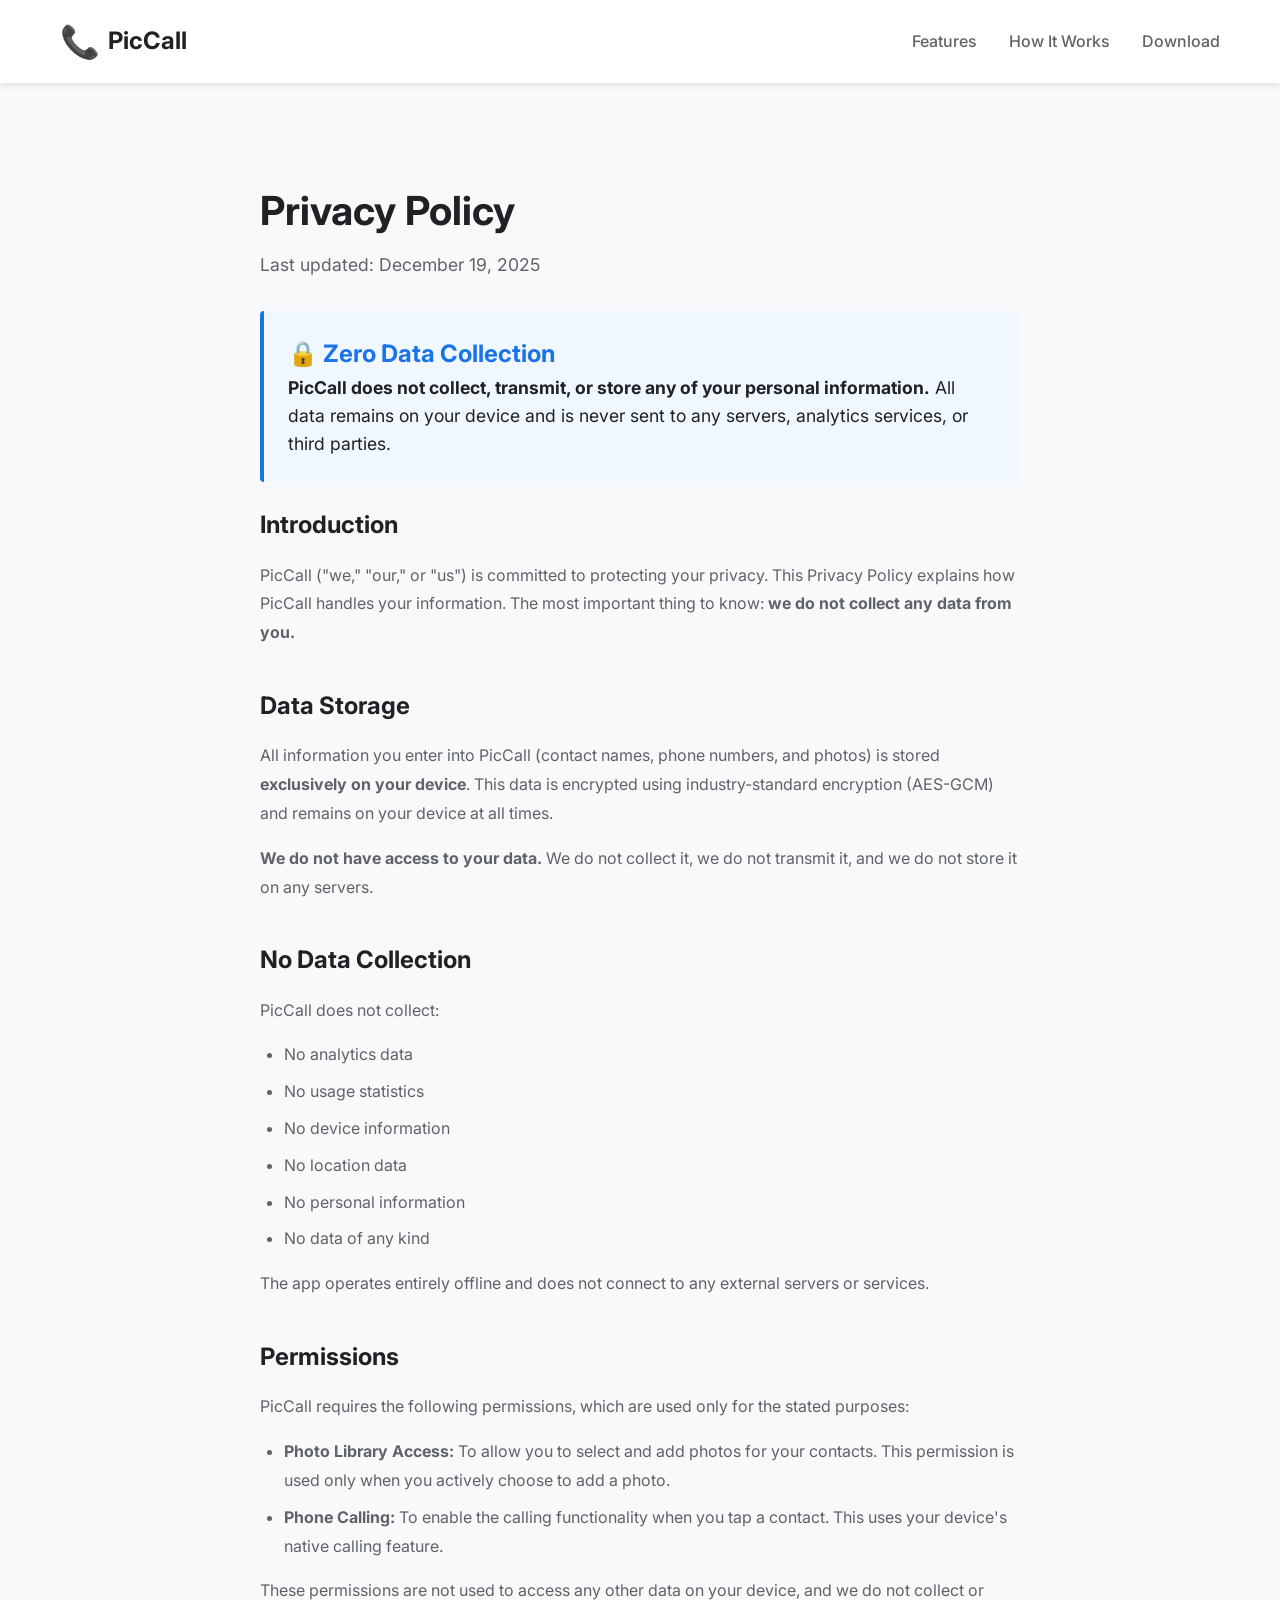
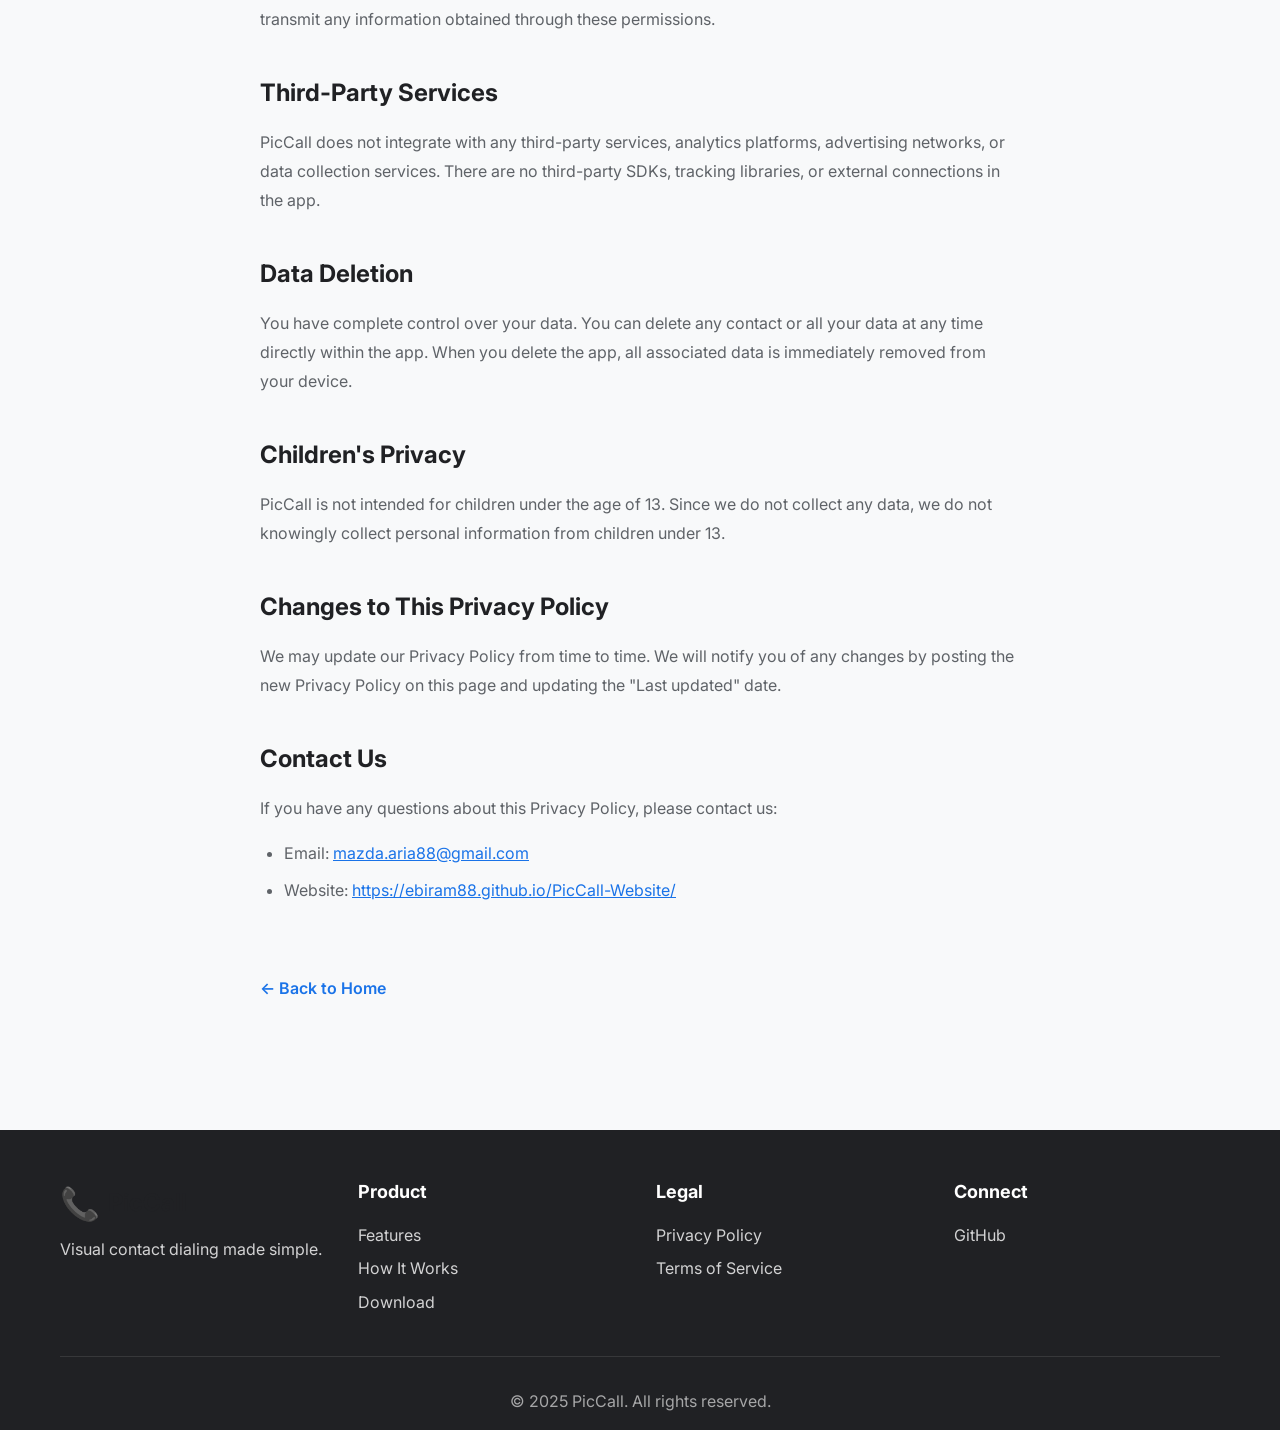
<file: privacy.html>
<!DOCTYPE html>
<html lang="en">
<head>
    <meta charset="UTF-8">
    <meta name="viewport" content="width=device-width, initial-scale=1.0">
    <meta name="description" content="PicCall Privacy Policy - Learn how we protect your data and privacy.">
    <title>Privacy Policy - PicCall</title>
    <link rel="stylesheet" href="styles.css">
    <link rel="preconnect" href="https://fonts.googleapis.com">
    <link rel="preconnect" href="https://fonts.gstatic.com" crossorigin>
    <link href="https://fonts.googleapis.com/css2?family=Inter:wght@300;400;500;600;700&display=swap" rel="stylesheet">
    <style>
        .privacy-container {
            max-width: 800px;
            margin: 0 auto;
            padding: 2rem 20px;
        }
        .privacy-header {
            margin-bottom: 2rem;
        }
        .privacy-header h1 {
            font-size: 2.5rem;
            margin-bottom: 0.5rem;
        }
        .privacy-header p {
            color: var(--text-secondary);
            font-size: 1.1rem;
        }
        .privacy-section {
            margin-bottom: 2.5rem;
        }
        .privacy-section h2 {
            font-size: 1.5rem;
            margin-bottom: 1rem;
            color: var(--text-primary);
        }
        .privacy-section p {
            line-height: 1.8;
            color: var(--text-secondary);
            margin-bottom: 1rem;
        }
        .privacy-section ul {
            margin-left: 1.5rem;
            margin-bottom: 1rem;
        }
        .privacy-section li {
            line-height: 1.8;
            color: var(--text-secondary);
            margin-bottom: 0.5rem;
        }
        .back-link {
            display: inline-block;
            margin-top: 2rem;
            color: var(--primary-color);
            text-decoration: none;
            font-weight: 600;
        }
        .back-link:hover {
            text-decoration: underline;
        }
        .highlight-box {
            background: #f0f7ff;
            border-left: 4px solid var(--primary-color);
            padding: 1.5rem;
            margin: 1.5rem 0;
            border-radius: 4px;
        }
    </style>
</head>
<body>
    <!-- Navigation -->
    <nav class="navbar">
        <div class="container">
            <div class="nav-content">
                <a href="index.html" class="logo">
                    <span class="logo-icon">📞</span>
                    <span class="logo-text">PicCall</span>
                </a>
                <div class="nav-links">
                    <a href="index.html#features">Features</a>
                    <a href="index.html#how-it-works">How It Works</a>
                    <a href="index.html#download">Download</a>
                </div>
            </div>
        </div>
    </nav>

    <!-- Privacy Policy Content -->
    <section class="features" style="padding-top: 4rem;">
        <div class="container">
            <div class="privacy-container">
                <div class="privacy-header">
                    <h1>Privacy Policy</h1>
                    <p>Last updated: December 19, 2025</p>
                </div>

                <div class="highlight-box">
                    <h2 style="margin-top: 0; color: var(--primary-color);">🔒 Zero Data Collection</h2>
                    <p style="font-size: 1.1rem; margin-bottom: 0;">
                        <strong>PicCall does not collect, transmit, or store any of your personal information.</strong> All data remains on your device and is never sent to any servers, analytics services, or third parties.
                    </p>
                </div>

                <div class="privacy-section">
                    <h2>Introduction</h2>
                    <p>
                        PicCall ("we," "our," or "us") is committed to protecting your privacy. This Privacy Policy explains how PicCall handles your information. The most important thing to know: <strong>we do not collect any data from you.</strong>
                    </p>
                </div>

                <div class="privacy-section">
                    <h2>Data Storage</h2>
                    <p>
                        All information you enter into PicCall (contact names, phone numbers, and photos) is stored <strong>exclusively on your device</strong>. This data is encrypted using industry-standard encryption (AES-GCM) and remains on your device at all times.
                    </p>
                    <p>
                        <strong>We do not have access to your data.</strong> We do not collect it, we do not transmit it, and we do not store it on any servers.
                    </p>
                </div>

                <div class="privacy-section">
                    <h2>No Data Collection</h2>
                    <p>PicCall does not collect:</p>
                    <ul>
                        <li>No analytics data</li>
                        <li>No usage statistics</li>
                        <li>No device information</li>
                        <li>No location data</li>
                        <li>No personal information</li>
                        <li>No data of any kind</li>
                    </ul>
                    <p>
                        The app operates entirely offline and does not connect to any external servers or services.
                    </p>
                </div>

                <div class="privacy-section">
                    <h2>Permissions</h2>
                    <p>PicCall requires the following permissions, which are used only for the stated purposes:</p>
                    <ul>
                        <li><strong>Photo Library Access:</strong> To allow you to select and add photos for your contacts. This permission is used only when you actively choose to add a photo.</li>
                        <li><strong>Phone Calling:</strong> To enable the calling functionality when you tap a contact. This uses your device's native calling feature.</li>
                    </ul>
                    <p>
                        These permissions are not used to access any other data on your device, and we do not collect or transmit any information obtained through these permissions.
                    </p>
                </div>

                <div class="privacy-section">
                    <h2>Third-Party Services</h2>
                    <p>
                        PicCall does not integrate with any third-party services, analytics platforms, advertising networks, or data collection services. There are no third-party SDKs, tracking libraries, or external connections in the app.
                    </p>
                </div>

                <div class="privacy-section">
                    <h2>Data Deletion</h2>
                    <p>
                        You have complete control over your data. You can delete any contact or all your data at any time directly within the app. When you delete the app, all associated data is immediately removed from your device.
                    </p>
                </div>

                <div class="privacy-section">
                    <h2>Children's Privacy</h2>
                    <p>
                        PicCall is not intended for children under the age of 13. Since we do not collect any data, we do not knowingly collect personal information from children under 13.
                    </p>
                </div>

                <div class="privacy-section">
                    <h2>Changes to This Privacy Policy</h2>
                    <p>
                        We may update our Privacy Policy from time to time. We will notify you of any changes by posting the new Privacy Policy on this page and updating the "Last updated" date.
                    </p>
                </div>

                <div class="privacy-section">
                    <h2>Contact Us</h2>
                    <p>
                        If you have any questions about this Privacy Policy, please contact us:
                    </p>
                    <ul>
                        <li>Email: <a href="mailto:mazda.aria88@gmail.com" style="color: var(--primary-color);">mazda.aria88@gmail.com</a></li>
                        <li>Website: <a href="https://ebiram88.github.io/PicCall-Website/" style="color: var(--primary-color);">https://ebiram88.github.io/PicCall-Website/</a></li>
                    </ul>
                </div>

                <a href="index.html" class="back-link">← Back to Home</a>
            </div>
        </div>
    </section>

    <!-- Footer -->
    <footer class="footer">
        <div class="container">
            <div class="footer-content">
                <div class="footer-section">
                    <div class="logo">
                        <span class="logo-icon">📞</span>
                        <span class="logo-text">PicCall</span>
                    </div>
                    <p>Visual contact dialing made simple.</p>
                </div>
                
                <div class="footer-section">
                    <h4>Product</h4>
                    <ul>
                        <li><a href="index.html#features">Features</a></li>
                        <li><a href="index.html#how-it-works">How It Works</a></li>
                        <li><a href="index.html#download">Download</a></li>
                    </ul>
                </div>
                
                <div class="footer-section">
                    <h4>Legal</h4>
                    <ul>
                        <li><a href="privacy.html">Privacy Policy</a></li>
                        <li><a href="#terms">Terms of Service</a></li>
                    </ul>
                </div>
                
                <div class="footer-section">
                    <h4>Connect</h4>
                    <ul>
                        <li><a href="https://github.com/EbiRam88/PicCall" target="_blank" rel="noopener noreferrer">GitHub</a></li>
                    </ul>
                </div>
            </div>
            
            <div class="footer-bottom">
                <p>&copy; 2025 PicCall. All rights reserved.</p>
            </div>
        </div>
    </footer>
</body>
</html>
</file>
<file: styles.css>
/* Reset and Base Styles */
* {
    margin: 0;
    padding: 0;
    box-sizing: border-box;
}

:root {
    --primary-color: #1a73e8;
    --primary-dark: #1557b0;
    --secondary-color: #34a853;
    --text-primary: #202124;
    --text-secondary: #5f6368;
    --bg-light: #f8f9fa;
    --bg-white: #ffffff;
    --border-color: #e8eaed;
    --shadow: 0 2px 8px rgba(0, 0, 0, 0.1);
    --shadow-lg: 0 8px 24px rgba(0, 0, 0, 0.12);
}

body {
    font-family: 'Inter', -apple-system, BlinkMacSystemFont, 'Segoe UI', Roboto, sans-serif;
    line-height: 1.6;
    color: var(--text-primary);
    background-color: var(--bg-white);
    overflow-x: hidden;
}

.container {
    max-width: 1200px;
    margin: 0 auto;
    padding: 0 20px;
}

/* Navigation */
.navbar {
    background: var(--bg-white);
    box-shadow: var(--shadow);
    position: sticky;
    top: 0;
    z-index: 1000;
    padding: 1rem 0;
}

.nav-content {
    display: flex;
    justify-content: space-between;
    align-items: center;
}

.logo {
    display: flex;
    align-items: center;
    gap: 0.5rem;
    font-size: 1.5rem;
    font-weight: 700;
    color: var(--text-primary);
    text-decoration: none;
}

.logo-icon {
    font-size: 2rem;
}

.nav-links {
    display: flex;
    gap: 2rem;
}

.nav-links a {
    color: var(--text-secondary);
    text-decoration: none;
    font-weight: 500;
    transition: color 0.3s;
}

.nav-links a:hover {
    color: var(--primary-color);
}

/* Hero Section */
.hero {
    padding: 6rem 0;
    background: linear-gradient(135deg, #667eea 0%, #764ba2 100%);
    color: white;
    min-height: 90vh;
    display: flex;
    align-items: center;
}

.hero-content {
    display: grid;
    grid-template-columns: 1fr 1fr;
    gap: 4rem;
    align-items: center;
}

.hero-title {
    font-size: 3.5rem;
    font-weight: 700;
    margin-bottom: 1rem;
    line-height: 1.2;
}

.hero-subtitle {
    font-size: 1.25rem;
    margin-bottom: 2rem;
    opacity: 0.95;
    line-height: 1.6;
}

.hero-buttons {
    display: flex;
    gap: 1rem;
    flex-wrap: wrap;
}

.btn {
    padding: 0.875rem 2rem;
    border-radius: 8px;
    text-decoration: none;
    font-weight: 600;
    transition: all 0.3s;
    display: inline-block;
    border: 2px solid transparent;
}

.btn-primary {
    background: white;
    color: var(--primary-color);
}

.btn-primary:hover {
    transform: translateY(-2px);
    box-shadow: var(--shadow-lg);
}

.btn-secondary {
    background: transparent;
    color: white;
    border: 2px solid white;
}

.btn-secondary:hover {
    background: white;
    color: var(--primary-color);
}

/* Phone Mockup */
.phone-mockup {
    position: relative;
    max-width: 350px;
    margin: 0 auto;
}

.phone-screen {
    background: #1a1a1a;
    border-radius: 30px;
    padding: 15px;
    box-shadow: var(--shadow-lg);
}

.app-preview {
    background: var(--bg-white);
    border-radius: 20px;
    padding: 15px;
    min-height: 600px;
    display: flex;
    align-items: center;
    justify-content: center;
}

.contact-grid {
    display: grid !important;
    grid-template-columns: repeat(2, 1fr) !important;
    gap: 25px;
    padding: 10px;
    width: 100%;
}

.contact-card {
    text-align: center;
    cursor: pointer;
    transition: transform 0.3s;
    display: flex;
    flex-direction: column;
    align-items: center;
    position: relative;
}

.contact-card:hover {
    transform: scale(1.05);
}

.contact-card.selected {
    transform: scale(1.02);
}

.contact-photo {
    width: 100%;
    aspect-ratio: 1;
    border-radius: 50%;
    margin-bottom: 10px;
    display: flex;
    align-items: center;
    justify-content: center;
    color: white;
    position: relative;
    overflow: hidden;
    background-size: cover;
    background-position: center;
    background-repeat: no-repeat;
    border: 2px solid rgba(255, 255, 255, 0.2);
}

.contact-image {
    width: 100%;
    height: 100%;
    object-fit: cover;
    border-radius: 50%;
    position: absolute;
    top: 0;
    left: 0;
    z-index: 2;
}

.contact-initial {
    font-size: 2.5rem;
    font-weight: 600;
    color: white;
    text-shadow: 0 2px 4px rgba(0, 0, 0, 0.2);
    position: relative;
    z-index: 1;
}

.contact-photo.has-image .contact-initial {
    display: none;
}

.contact-photo.has-image {
    border: 2px solid rgba(0, 0, 0, 0.1);
}

.contact-name {
    font-size: 1rem;
    font-weight: 600;
    color: var(--text-primary);
    margin-top: 8px;
    transition: opacity 0.3s;
}

.contact-card.selected .contact-name {
    opacity: 0.7;
}

/* Call Button */
.call-button {
    margin-top: 12px;
    padding: 12px 24px;
    background: #34a853;
    color: white;
    border: none;
    border-radius: 25px;
    font-size: 1rem;
    font-weight: 600;
    cursor: pointer;
    display: flex;
    align-items: center;
    gap: 8px;
    transition: all 0.3s;
    box-shadow: 0 4px 12px rgba(52, 168, 83, 0.3);
    animation: slideUp 0.3s ease-out;
}

.call-button:hover {
    background: #2d8f47;
    transform: translateY(-2px);
    box-shadow: 0 6px 16px rgba(52, 168, 83, 0.4);
}

.call-button:active {
    transform: translateY(0);
}

.call-icon {
    font-size: 1.2rem;
}

.call-text {
    font-weight: 600;
}

/* Calling Overlay */
.calling-overlay {
    position: absolute;
    top: 0;
    left: 0;
    right: 0;
    bottom: 0;
    background: rgba(0, 0, 0, 0.85);
    border-radius: 20px;
    display: flex;
    align-items: center;
    justify-content: center;
    z-index: 10;
    animation: fadeIn 0.3s ease-out;
}

.calling-content {
    text-align: center;
    color: white;
}

.calling-spinner {
    width: 50px;
    height: 50px;
    border: 4px solid rgba(255, 255, 255, 0.3);
    border-top-color: white;
    border-radius: 50%;
    animation: spin 1s linear infinite;
    margin: 0 auto 16px;
}

.calling-text {
    font-size: 1.2rem;
    font-weight: 600;
    color: white;
}

@keyframes slideUp {
    from {
        opacity: 0;
        transform: translateY(10px);
    }
    to {
        opacity: 1;
        transform: translateY(0);
    }
}

@keyframes fadeIn {
    from {
        opacity: 0;
    }
    to {
        opacity: 1;
    }
}

@keyframes spin {
    to {
        transform: rotate(360deg);
    }
}

/* Features Section */
.features {
    padding: 6rem 0;
    background: var(--bg-light);
}

.section-title {
    font-size: 2.5rem;
    font-weight: 700;
    text-align: center;
    margin-bottom: 1rem;
    color: var(--text-primary);
}

.section-subtitle {
    text-align: center;
    font-size: 1.125rem;
    color: var(--text-secondary);
    margin-bottom: 3rem;
}

.features-grid {
    display: grid;
    grid-template-columns: repeat(auto-fit, minmax(300px, 1fr));
    gap: 2rem;
}

.feature-card {
    background: white;
    padding: 2rem;
    border-radius: 12px;
    box-shadow: var(--shadow);
    transition: transform 0.3s, box-shadow 0.3s;
}

.feature-card:hover {
    transform: translateY(-5px);
    box-shadow: var(--shadow-lg);
}

.feature-icon {
    font-size: 3rem;
    margin-bottom: 1rem;
}

.feature-card h3 {
    font-size: 1.5rem;
    margin-bottom: 0.75rem;
    color: var(--text-primary);
}

.feature-card p {
    color: var(--text-secondary);
    line-height: 1.6;
}

/* How It Works Section */
.how-it-works {
    padding: 6rem 0;
    background: white;
}

.steps {
    display: grid;
    grid-template-columns: repeat(auto-fit, minmax(250px, 1fr));
    gap: 3rem;
    margin-top: 3rem;
}

.step {
    display: flex;
    flex-direction: column;
    align-items: center;
    text-align: center;
}

.step-number {
    width: 60px;
    height: 60px;
    border-radius: 50%;
    background: var(--primary-color);
    color: white;
    display: flex;
    align-items: center;
    justify-content: center;
    font-size: 1.5rem;
    font-weight: 700;
    margin-bottom: 1.5rem;
}

.step-content h3 {
    font-size: 1.5rem;
    margin-bottom: 0.75rem;
    color: var(--text-primary);
}

.step-content p {
    color: var(--text-secondary);
    line-height: 1.6;
}

/* Download Section */
.download {
    padding: 6rem 0;
    background: linear-gradient(135deg, #667eea 0%, #764ba2 100%);
    color: white;
    text-align: center;
}

.download-content {
    max-width: 600px;
    margin: 0 auto;
}

.download .section-title,
.download .section-subtitle {
    color: white;
}

.download-buttons {
    margin: 2rem 0;
    display: flex;
    justify-content: center;
}

.app-store-badge {
    display: inline-block;
    transition: transform 0.3s;
}

.app-store-badge:hover {
    transform: scale(1.05);
}

.app-store-badge img {
    height: 60px;
    width: auto;
}

.coming-soon {
    margin-top: 1rem;
    opacity: 0.9;
    font-size: 0.9rem;
}

/* Footer */
.footer {
    background: var(--text-primary);
    color: white;
    padding: 3rem 0 1rem;
}

.footer-content {
    display: grid;
    grid-template-columns: repeat(auto-fit, minmax(200px, 1fr));
    gap: 2rem;
    margin-bottom: 2rem;
}

.footer-section h4 {
    margin-bottom: 1rem;
    font-size: 1.125rem;
}

.footer-section ul {
    list-style: none;
}

.footer-section ul li {
    margin-bottom: 0.5rem;
}

.footer-section a {
    color: rgba(255, 255, 255, 0.8);
    text-decoration: none;
    transition: color 0.3s;
}

.footer-section a:hover {
    color: white;
}

.footer-section p {
    color: rgba(255, 255, 255, 0.8);
    margin-top: 0.5rem;
}

.footer-bottom {
    text-align: center;
    padding-top: 2rem;
    border-top: 1px solid rgba(255, 255, 255, 0.1);
    color: rgba(255, 255, 255, 0.6);
}

/* Responsive Design */
@media (max-width: 768px) {
    .hero-content {
        grid-template-columns: 1fr;
        text-align: center;
    }
    
    .hero-title {
        font-size: 2.5rem;
    }
    
    .nav-links {
        gap: 1rem;
        font-size: 0.9rem;
    }
    
    .features-grid {
        grid-template-columns: 1fr;
    }
    
    .steps {
        grid-template-columns: 1fr;
    }
    
    .phone-mockup {
        max-width: 250px;
    }
    
    .contact-grid {
        grid-template-columns: repeat(2, 1fr) !important;
    }
}

@media (max-width: 480px) {
    .hero-title {
        font-size: 2rem;
    }
    
    .section-title {
        font-size: 2rem;
    }
    
    .hero-buttons {
        flex-direction: column;
    }
    
    .btn {
        width: 100%;
        text-align: center;
    }
}

/* Smooth Scrolling */
html {
    scroll-behavior: smooth;
}
</file>
